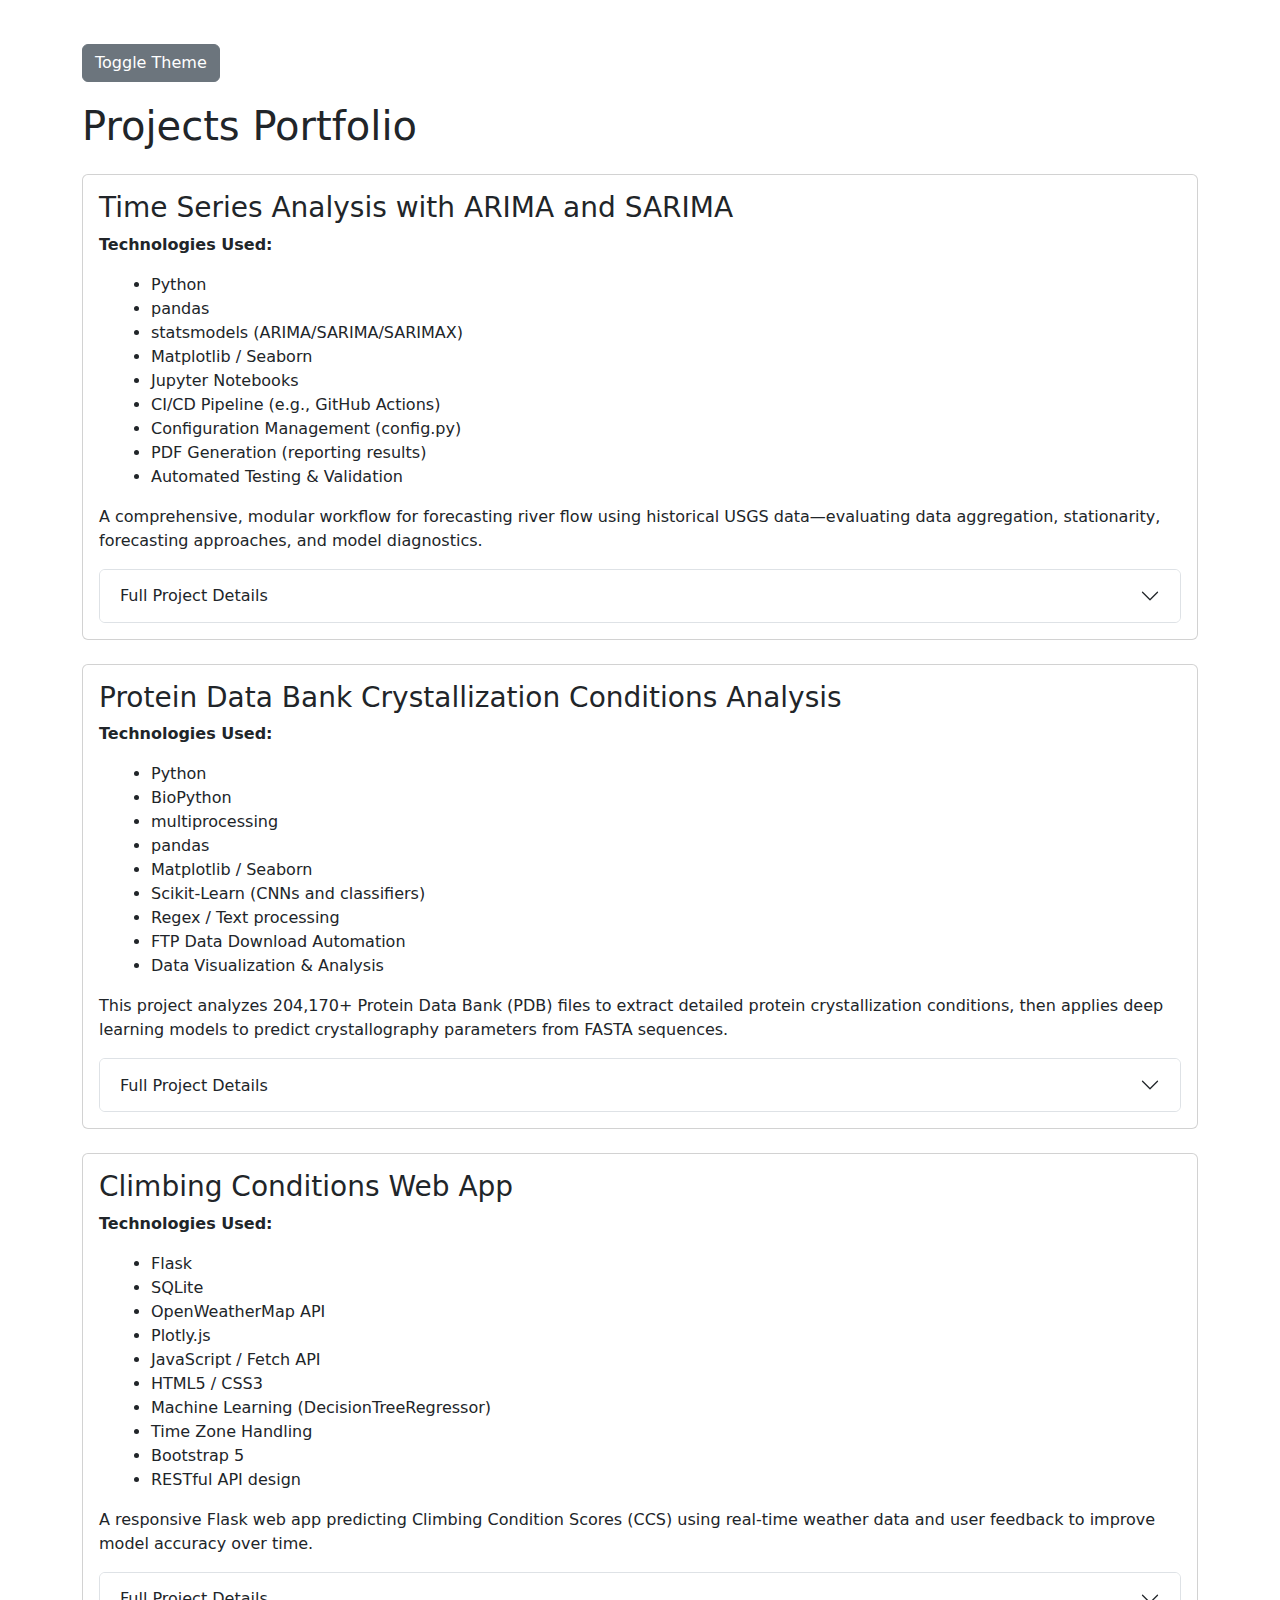
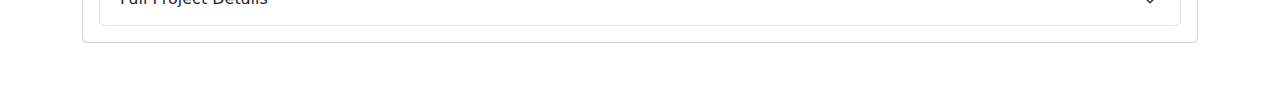
<file: app/test.html>
<!DOCTYPE html>
<html lang="en">
<head>
  <meta charset="UTF-8"/>
  <meta name="viewport" content="width=device-width, initial-scale=1"/>
  <title>Projects Portfolio</title>
  <link href="https://cdn.jsdelivr.net/npm/bootstrap@5.3.0/dist/css/bootstrap.min.css" rel="stylesheet"/>
  <style>
    body {
      padding: 20px;
      transition: background-color 0.3s, color 0.3s;
    }
    .tech-list { list-style-type: disc; margin-left: 20px; }
    .sub-list { list-style-type: circle; margin-left: 40px; }
    .detail-section { margin-bottom: 1em; }
    body.dark-mode {
      background-color: #1e1e1e;
      color: #d4d4d4;
    }
    body.dark-mode a {
      color: #4aa3ff;
    }
    body.dark-mode .card {
      background-color: #2c2c2c;
      border-color: #444;
    }
    .theme-toggle {
      margin-bottom: 20px;
    }
  </style>
</head>
<body>
  <div class="container py-4">
    <button class="btn btn-secondary theme-toggle" onclick="document.body.classList.toggle('dark-mode')">Toggle Theme</button>
    <h1 class="mb-4">Projects Portfolio</h1>

    <!-- 1. Time Series Analysis with ARIMA/SARIMA -->
    <div class="card mb-4">
      <div class="card-body">
        <h3 class="card-title">Time Series Analysis with ARIMA and SARIMA</h3>
        <p><strong>Technologies Used:</strong></p>
        <ul class="tech-list">
          <li>Python</li>
          <li>pandas</li>
          <li>statsmodels (ARIMA/SARIMA/SARIMAX)</li>
          <li>Matplotlib / Seaborn</li>
          <li>Jupyter Notebooks</li>
          <li>CI/CD Pipeline (e.g., GitHub Actions)</li>
          <li>Configuration Management (config.py)</li>
          <li>PDF Generation (reporting results)</li>
          <li>Automated Testing & Validation</li>
        </ul>
        <p>A comprehensive, modular workflow for forecasting river flow using historical USGS data—evaluating data aggregation, stationarity, forecasting approaches, and model diagnostics.</p>
        <div class="accordion" id="accordionTS">
          <div class="accordion-item">
            <h2 class="accordion-header" id="headingTS">
              <button class="accordion-button collapsed" type="button" data-bs-toggle="collapse" data-bs-target="#collapseTS">Full Project Details</button>
            </h2>
            <div id="collapseTS" class="accordion-collapse collapse" aria-labelledby="headingTS" data-bs-parent="#accordionTS">
              <div class="accordion-body">
                <div class="detail-section">
                  <h5>Project Overview</h5>
                  <p>This project forecasts river flow using historical USGS data for recreational insights, focusing on timing and aggregation impacts on model performance. A modular Python package automates preprocessing, modeling, diagnostics, and evaluation of ARIMA/SARIMA time series methods.</p>
                  <p>Read the full report here: <a href="https://github.com/at58474/Time-Series-ARIMA-SARIMA/blob/main/TS_Analysis_RFG.pdf" target="_blank">Time Series Model Performance Analysis (PDF)</a></p>
                </div>
                <div class="detail-section">
                  <h5>Key Features & Workflow</h5>
                  <ul class="sub-list">
                    <li><strong>Preprocessing:</strong> merging multiple datasets, imputing missing data, removing duplicates, renaming/deleting columns with configuration support.</li>
                    <li><strong>Resampling:</strong> multi-frequency resampling (first, mean, max) with optional row cap to speed processing.</li>
                    <li><strong>Stationarity & Decomposition:</strong> Automated ADF test with differencing, ACF and PACF plots, and seasonal-trend-residual decomposition visualizations.</li>
                    <li><strong>Modeling:</strong>
                      <ul class="sub-list">
                        <li>In-sample, rolling 1-step ahead, and out-of-sample forecasting using ARIMA and SARIMA.</li>
                        <li>Performance metrics generated for each model variant: AIC, RMSE, MAPE, comparing predict() vs forecast().</li>
                      </ul>
                    </li>
                    <li><strong>Diagnostics:</strong> Residual analysis with Q-Q plots, histograms, and autocorrelation plots using both statsmodels built-in diagnostics and custom plotting methods.</li>
                    <li><strong>Cross Validation:</strong> User-configurable cross-validation folds with visualizations of in-sample and out-of-sample forecast accuracy and error metrics across datasets.</li>
                    <li><strong>Auto-ARIMA Grid Search:</strong> Exhaustive parameter search with PDF reports summarizing top models by AIC, MAPE, and RMSE.</li>
                    <li><strong>File Management:</strong> Optional auto-cleaning of previous output files and infrastructure for archiving results.</li>
                  </ul>
                </div>
                <div class="detail-section">
                  <h5>Configuration & Control</h5>
                  <ul class="sub-list">
                    <li><code>config.py</code> – user parameters for dataset paths, model ranges, etc.</li>
                    <li><code>config_validation.py</code> – validation of config parameters with assertions.</li>
                    <li><code>controller.py</code> – orchestrates execution flow using validated settings.</li>
                  </ul>
                </div>
                <div class="detail-section">
                  <h5>Skills Gained</h5>
                  <ul class="sub-list">
                    <li>Time series theory and ARIMA/SARIMA modeling techniques</li>
                    <li>Data preprocessing, cleaning, and resampling strategies</li>
                    <li>Statistical stationarity testing and diagnostics</li>
                    <li>Automated model selection and hyperparameter tuning</li>
                    <li>Cross-validation methodologies for time series</li>
                    <li>Report generation and pipeline automation</li>
                    <li>Working with complex configuration files</li>
                    <li>Code modularization and documentation best practices</li>
                  </ul>
                </div>
                <div class="detail-section">
                  <h5>Useful Links</h5>
                  <ul class="sub-list">
                    <li><a href="https://github.com/at58474/Time-Series-ARIMA-SARIMA/blob/main/README.md" target="_blank">GitHub README</a></li>
                    <li><a href="https://github.com/at58474/Time-Series-ARIMA-SARIMA/blob/main/tsmodule.py" target="_blank">tsmodule.py (Core Python module)</a></li>
                    <li><a href="https://github.com/at58474/Time-Series-ARIMA-SARIMA/blob/main/config.py" target="_blank">config.py</a></li>
                    <li><a href="https://github.com/at58474/Time-Series-ARIMA-SARIMA/blob/main/config_validation.py" target="_blank">config_validation.py</a></li>
                    <li><a href="https://github.com/at58474/Time-Series-ARIMA-SARIMA/blob/main/controller.py" target="_blank">controller.py</a></li>
                  </ul>
                </div>
              </div>
            </div>
          </div>
        </div>
      </div>
    </div>

    <!-- 2. Protein Data Bank Crystallization Conditions Analysis -->
    <div class="card mb-4">
      <div class="card-body">
        <h3 class="card-title">Protein Data Bank Crystallization Conditions Analysis</h3>
        <p><strong>Technologies Used:</strong></p>
        <ul class="tech-list">
          <li>Python</li>
          <li>BioPython</li>
          <li>multiprocessing</li>
          <li>pandas</li>
          <li>Matplotlib / Seaborn</li>
          <li>Scikit-Learn (CNNs and classifiers)</li>
          <li>Regex / Text processing</li>
          <li>FTP Data Download Automation</li>
          <li>Data Visualization & Analysis</li>
        </ul>
        <p>This project analyzes 204,170+ Protein Data Bank (PDB) files to extract detailed protein crystallization conditions, then applies deep learning models to predict crystallography parameters from FASTA sequences.</p>
        <div class="accordion" id="accordionPDB">
          <div class="accordion-item">
            <h2 class="accordion-header" id="headingPDB">
              <button class="accordion-button collapsed" type="button" data-bs-toggle="collapse" data-bs-target="#collapsePDB">Full Project Details</button>
            </h2>
            <div id="collapsePDB" class="accordion-collapse collapse" aria-labelledby="headingPDB" data-bs-parent="#accordionPDB">
              <div class="accordion-body">
                <div class="detail-section">
                  <h5>Project Goals</h5>
                  <p>Analyze 204,170 PDB files (290GB) to extract key crystallization parameters including:</p>
                  <ul class="sub-list">
                    <li>Protein ID and FASTA sequences</li>
                    <li>Solvent concentration and Matthew's coefficient</li>
                    <li>Crystallography types and vapor diffusion methods</li>
                    <li>pH, organic precipitates (percent concentration), salt precipitates (molarity)</li>
                    <li>Temperature and crystallization conditions from REMARK 280 sections</li>
                  </ul>
                  <p>Use the extracted data to gain insights into trends and build predictive models for novel protein crystallization conditions.</p>
                </div>
                <div class="detail-section">
                  <h5>Data Collection & Preprocessing</h5>
                  <ul class="sub-list">
                    <li>Downloaded and extracted over 200,000 PDB files from the official FTP server.</li>
                    <li>Converted compressed *.ent.gz files to *.pdb using multiprocessing and 7zip automation.</li>
                    <li>Parsed SEQRES sections for primary sequences, converting to FASTA format.</li>
                    <li>Extracted crystallization condition remarks, solvent content, pH, and chemical data using regex and controlled vocabularies.</li>
                    <li>Cleaned, normalized, and corrected typographical errors in chemical names via fuzzy matching.</li>
                  </ul>
                </div>
                <div class="detail-section">
                  <h5>Analysis & Visualization</h5>
                  <ul class="sub-list">
                    <li>Summarized missing data and correlations with nullity heatmaps.</li>
                    <li>Frequency and concentration plots of organic and salt precipitates.</li>
                    <li>pH distribution visualizations for crystallization cocktails.</li>
                    <li>Interactive visualizations using Matplotlib and Seaborn.</li>
                  </ul>
                </div>
                <div class="detail-section">
                  <h5>Modeling Approach</h5>
                  <p>Developed and trained convolutional neural networks (CNNs) and other supervised models to predict crystallization conditions (pH, temperature, chemical composition) from protein sequence embeddings.</p>
                </div>
                <div class="detail-section">
                  <h5>Scripts & Modules Overview</h5>
                  <ul class="sub-list">
                    <li><code>ccmodule.py</code>: core classes for parsing and extraction (~892 lines)</li>
                    <li><code>ConvertToPDB</code>: batch conversion from *.ent to *.pdb files</li>
                    <li><code>controller.py</code>: runs and controls workflow execution</li>
                  </ul>
                </div>
                <div class="detail-section">
                  <h5>Skills Gained</h5>
                  <ul class="sub-list">
                    <li>Handling massive biological datasets</li>
                    <li>Advanced text parsing and regular expressions</li>
                    <li>Multiprocessing and parallelization</li>
                    <li>Biopython for structural bioinformatics</li>
                    <li>Deep learning for biological sequence data</li>
                    <li>Data cleaning and normalization techniques</li>
                    <li>Scientific visualization</li>
                    <li>Model development and evaluation</li>
                  </ul>
                </div>
                <div class="detail-section">
                  <h5>Useful Links</h5>
                  <ul class="sub-list">
                    <li><a href="https://github.com/at58474/Crystallization-Conditions" target="_blank">GitHub Repository</a></li>
                    <li><a href="https://at58474.github.io/another-page" target="_blank">Data Analysis Visualization Page</a></li>
                    <li><a href="https://github.com/at58474/Crystallization-Conditions/blob/27267c8d78e8d43083900a3c788bc7bc1ba6b38a/ccmodule.py" target="_blank">ccmodule.py source</a></li>
                  </ul>
                </div>
              </div>
            </div>
          </div>
        </div>
      </div>
    </div>

    <!-- 3. Climbing Conditions Web App -->
    <div class="card mb-4">
      <div class="card-body">
        <h3 class="card-title">Climbing Conditions Web App</h3>
        <p><strong>Technologies Used:</strong></p>
        <ul class="tech-list">
          <li>Flask</li>
          <li>SQLite</li>
          <li>OpenWeatherMap API</li>
          <li>Plotly.js</li>
          <li>JavaScript / Fetch API</li>
          <li>HTML5 / CSS3</li>
          <li>Machine Learning (DecisionTreeRegressor)</li>
          <li>Time Zone Handling</li>
          <li>Bootstrap 5</li>
          <li>RESTful API design</li>
        </ul>
        <p>A responsive Flask web app predicting Climbing Condition Scores (CCS) using real-time weather data and user feedback to improve model accuracy over time.</p>
        <div class="accordion" id="accordionClimb">
          <div class="accordion-item">
            <h2 class="accordion-header" id="headingClimb">
              <button class="accordion-button collapsed" type="button" data-bs-toggle="collapse" data-bs-target="#collapseClimb">Full Project Details</button>
            </h2>
            <div id="collapseClimb" class="accordion-collapse collapse" aria-labelledby="headingClimb" data-bs-parent="#accordionClimb">
              <div class="accordion-body">
                <div class="detail-section">
                  <h5>App Overview</h5>
                  <p>Built a Flask application that retrieves live weather data from OpenWeatherMap API for multiple U.S. climbing destinations and predicts a Climbing Conditions Score (CCS) between 0 and 10 using a trained Decision Tree Regressor based on temperature and humidity inputs.</p>
                </div>
                <div class="detail-section">
                  <h5>Frontend Features</h5>
                  <ul class="sub-list">
                    <li>Interactive Plotly.js charts showing hourly and daily temperature, humidity, wind, and precipitation forecasts.</li>
                    <li>Dynamic data fetching via JavaScript Fetch API.</li>
                    <li>User local time zone conversions for all time displays.</li>
                  </ul>
                </div>
                <div class="detail-section">
                  <h5>Backend & Model</h5>
                  <ul class="sub-list">
                    <li>Flask API endpoints serving weather data and CCS predictions.</li>
                    <li>SQLite databases for weather data caching and user-submitted CCS scores.</li>
                    <li>Machine learning model: DecisionTreeRegressor trained on historical weather and user data.</li>
                    <li>Timezone-aware data handling and formatting.</li>
                  </ul>
                </div>
                <div class="detail-section">
                  <h5>User Interaction & Feedback</h5>
                  <ul class="sub-list">
                    <li>Feature allowing climbers to submit personalized CCS ratings to improve prediction accuracy.</li>
                    <li>Future plans include enhanced feedback loops and UI improvements.</li>
                  </ul>
                </div>
                <div class="detail-section">
                  <h5>Skills Gained</h5>
                  <ul class="sub-list">
                    <li>Full-stack web development with Flask and JavaScript</li>
                    <li>API integration and real-time data processing</li>
                    <li>Interactive data visualization with Plotly</li>
                    <li>Machine learning model integration into production</li>
                    <li>Database design and query optimization (SQLite)</li>
                    <li>Time zone and locale-aware programming</li>
                    <li>User experience design and feedback incorporation</li>
                    <li>RESTful API development</li>
                  </ul>
                </div>
                <div class="detail-section">
                  <h5>Useful Links</h5>
                  <ul class="sub-list">
                    <li><a href="https://www.climbingconditions.com" target="_blank">Live Site</a></li>
                    <li><a href="https://github.com/at58474/climbing_conditions" target="_blank">GitHub Repository</a></li>
                  </ul>
                </div>
              </div>
            </div>
          </div>
        </div>
      </div>
    </div>

  </div>

  <script src="https://cdn.jsdelivr.net/npm/bootstrap@5.3.0/dist/js/bootstrap.bundle.min.js"></script>
</body>
</html>
</file>
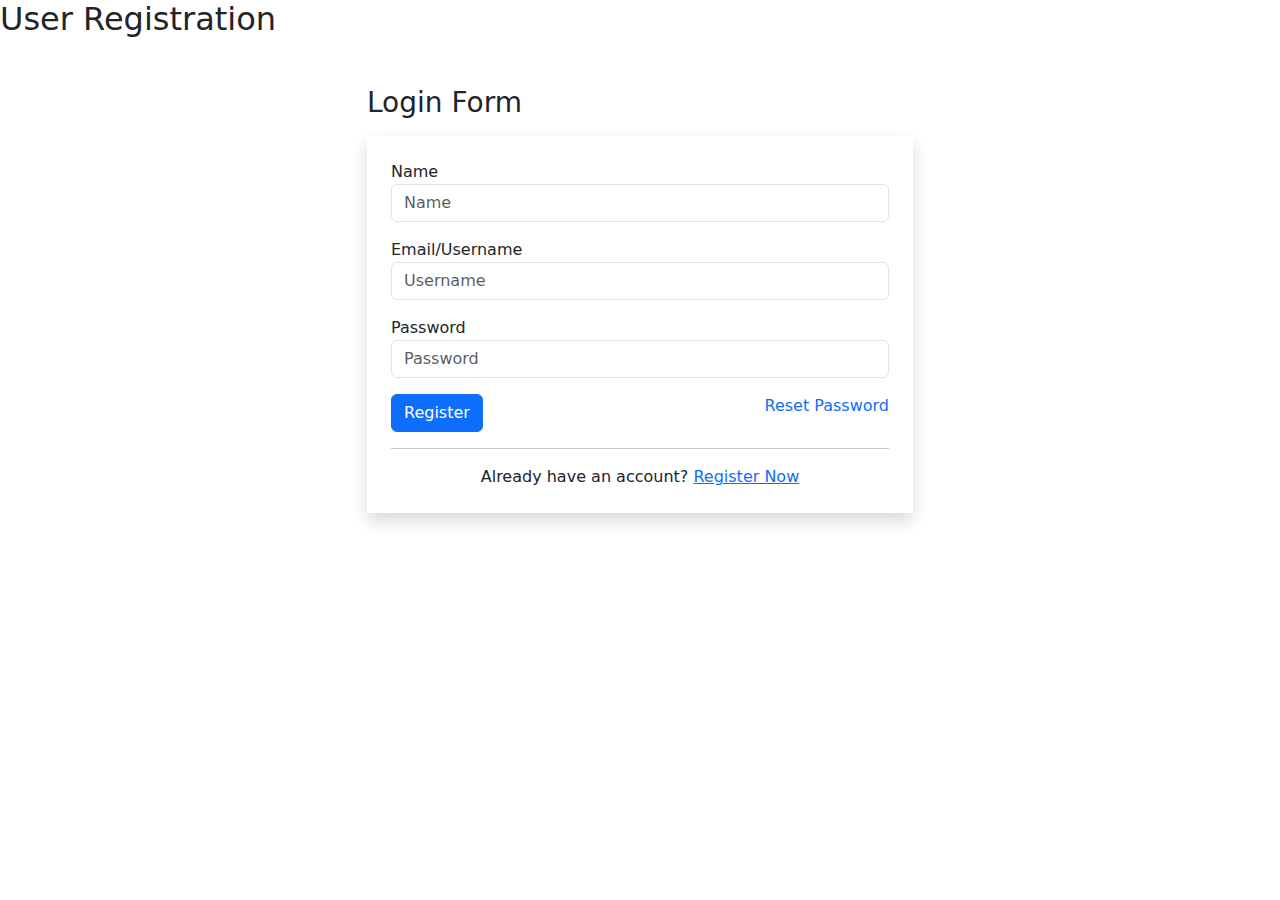
<file: templates/register.html>
<!DOCTYPE html>
<html lang="en">
<head>
    <meta charset="UTF-8">
    <meta name="viewport" content="width=device-width, initial-scale=1.0">
    <link rel="stylesheet" href="https://cdn.jsdelivr.net/npm/bootstrap@5.3.2/dist/css/bootstrap.min.css">
    <title>User Registration</title>
</head>
<body>

<h2>User Registration</h2>
<div class="container mt-5">
    <div class="row">
        <div class="col-md-6 offset-md-3">
            <div class="mb-3">
                <h3>Login Form</h3>
            </div>
            <form method="POST" accept="" class="shadow p-4">
                <div class="mb-3">
                    <label for="name">Name</label>
                    <input type="name" class="form-control" name="name" id="name" placeholder="Name">
                </div>

                <div class="mb-3">
                    <label for="email">Email/Username</label>
                    <input type="email" class="form-control" name="email" id="email" placeholder="Username">
                </div>

                <div class="mb-3">
                    <label for="Password">Password</label>
                    <input type="password" class="form-control" name="password" id="Password" placeholder="Password">
                </div>

                <a href="#" class="float-end text-decoration-none">Reset Password</a>

                <div class="mb-3">
                    <button type="submit" value="Register" class="btn btn-primary">Register</button>
                </div>

                <hr>

                <p class="text-center mb-0">Already have an account? <a href="{{ url_for('login') }}">Register Now</a></p>

            </form>

        </div>
    </div>
</div>


</body>
</html>
</file>
